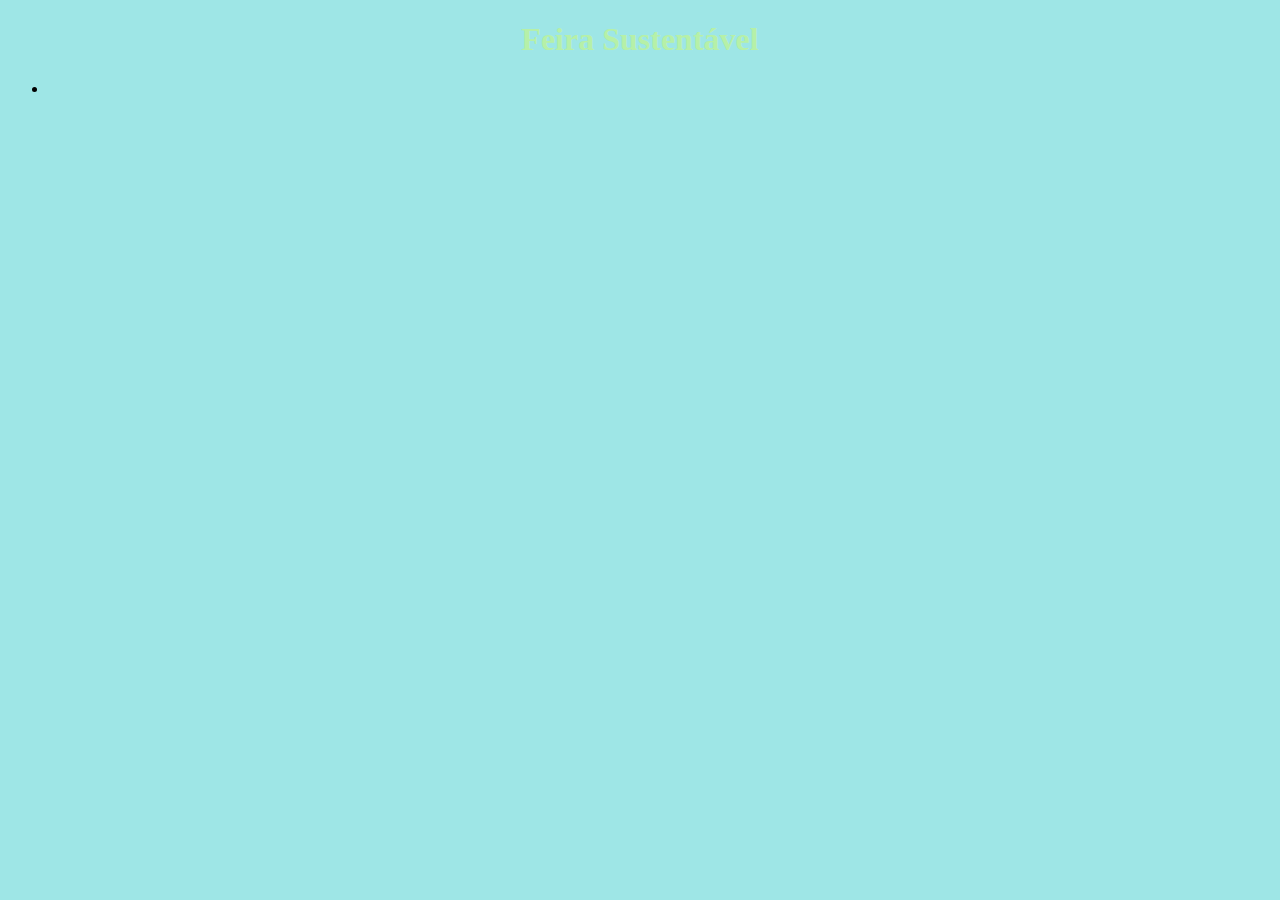
<file: index.html>
<!DOCTYPE html>
<html lang="pt-br">
<head>
    <meta charset="UTF-8">
    <meta name="viewport" content="width=device-width, initial-scale=1.0">
    <title>Feira Sustentável</title>
 </head>
 
 <style>
    body{
        background-color: rgb(158, 230, 230);
    }
    h1{
        text-align: center;
        color: rgb(182, 240, 168);
    }
 </style>

<body>
    <h1>Feira Sustentável</h1>
    <ul>
        <li></li>
    </ul>

  
    
   
    
</body

</html>
</file>
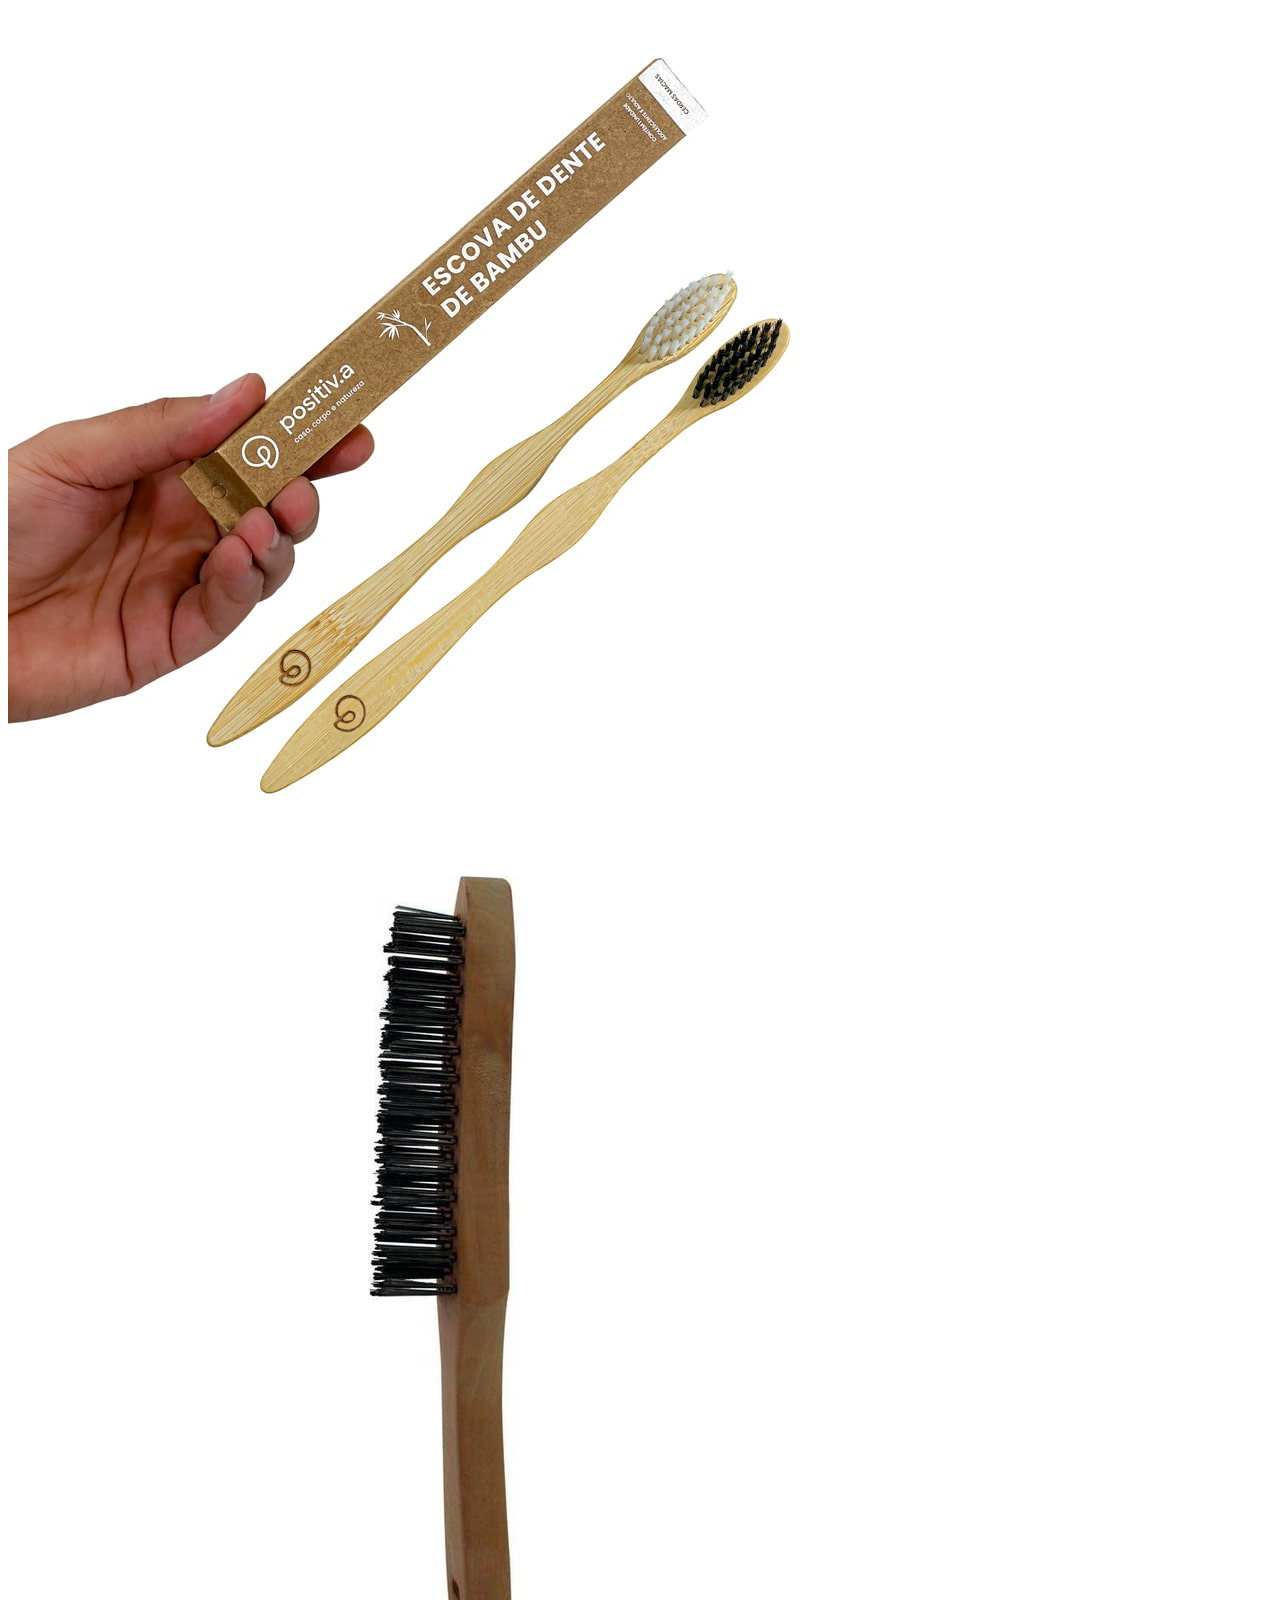
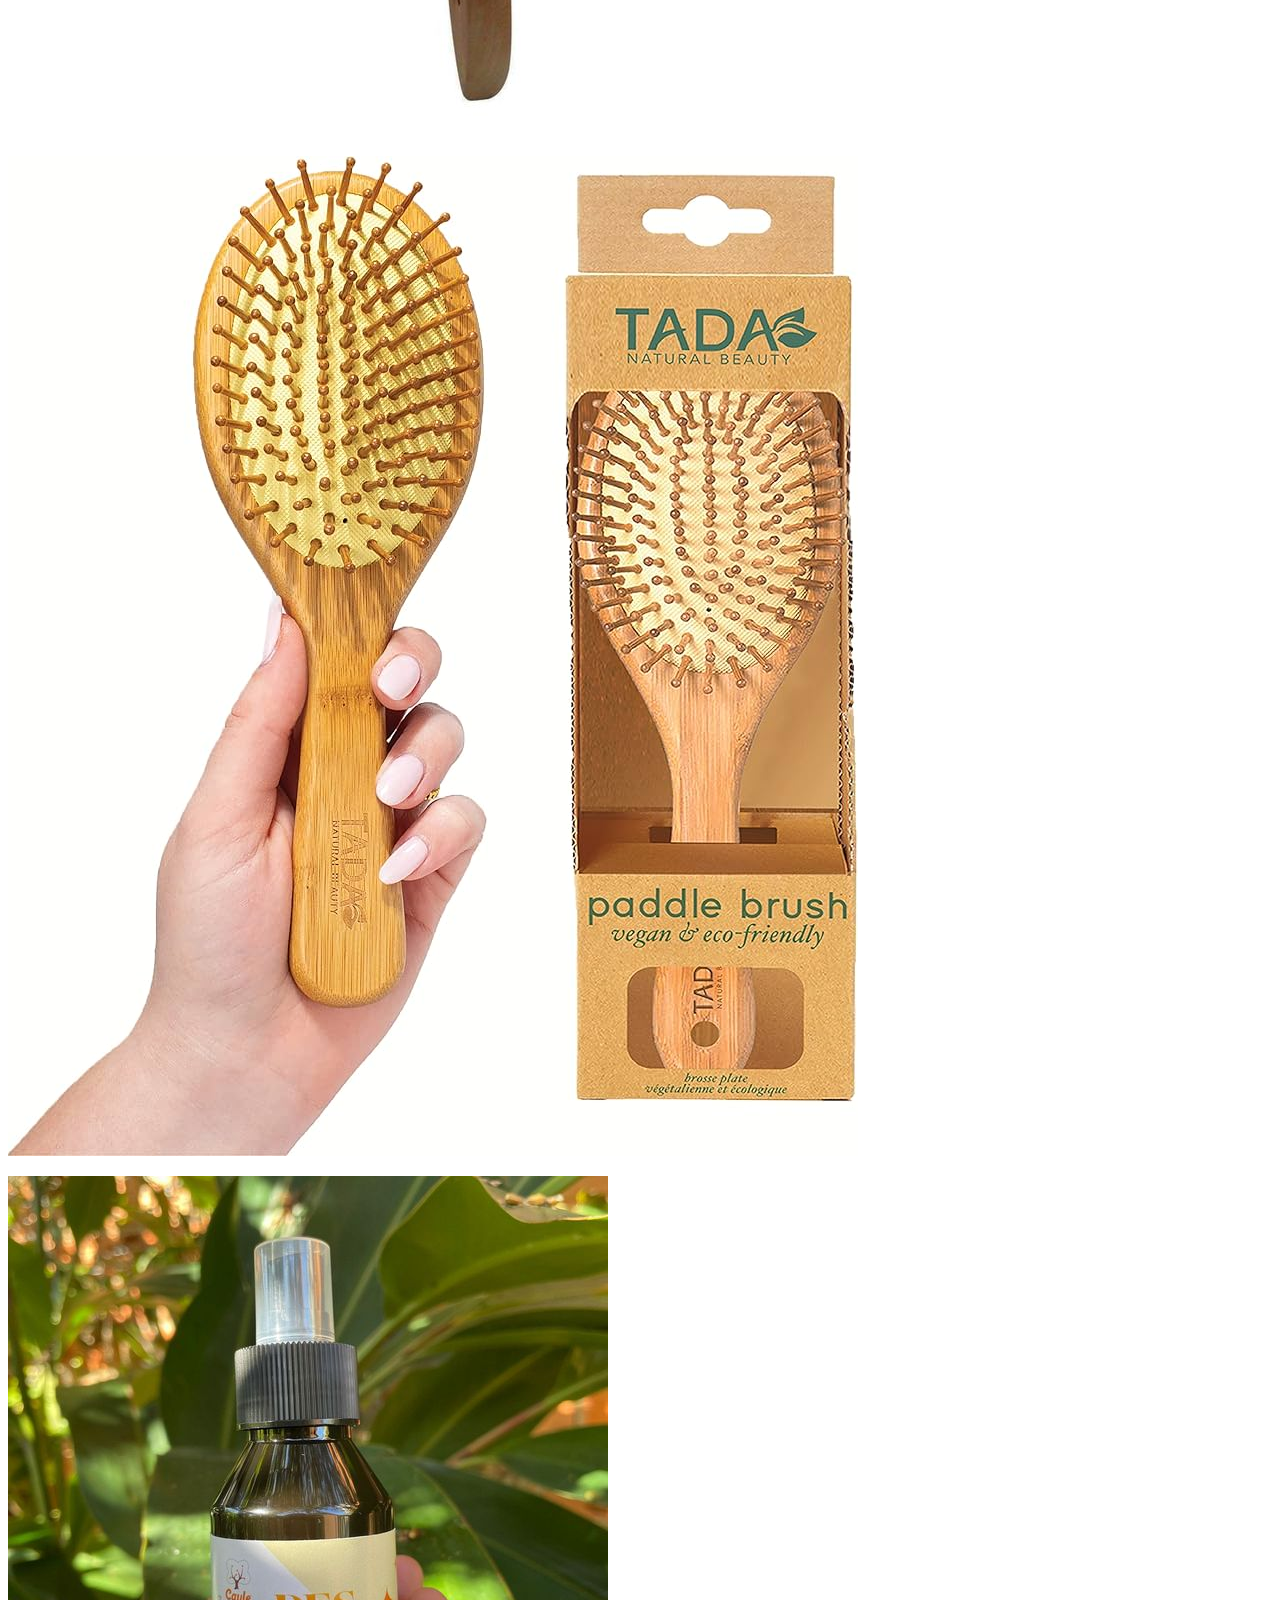
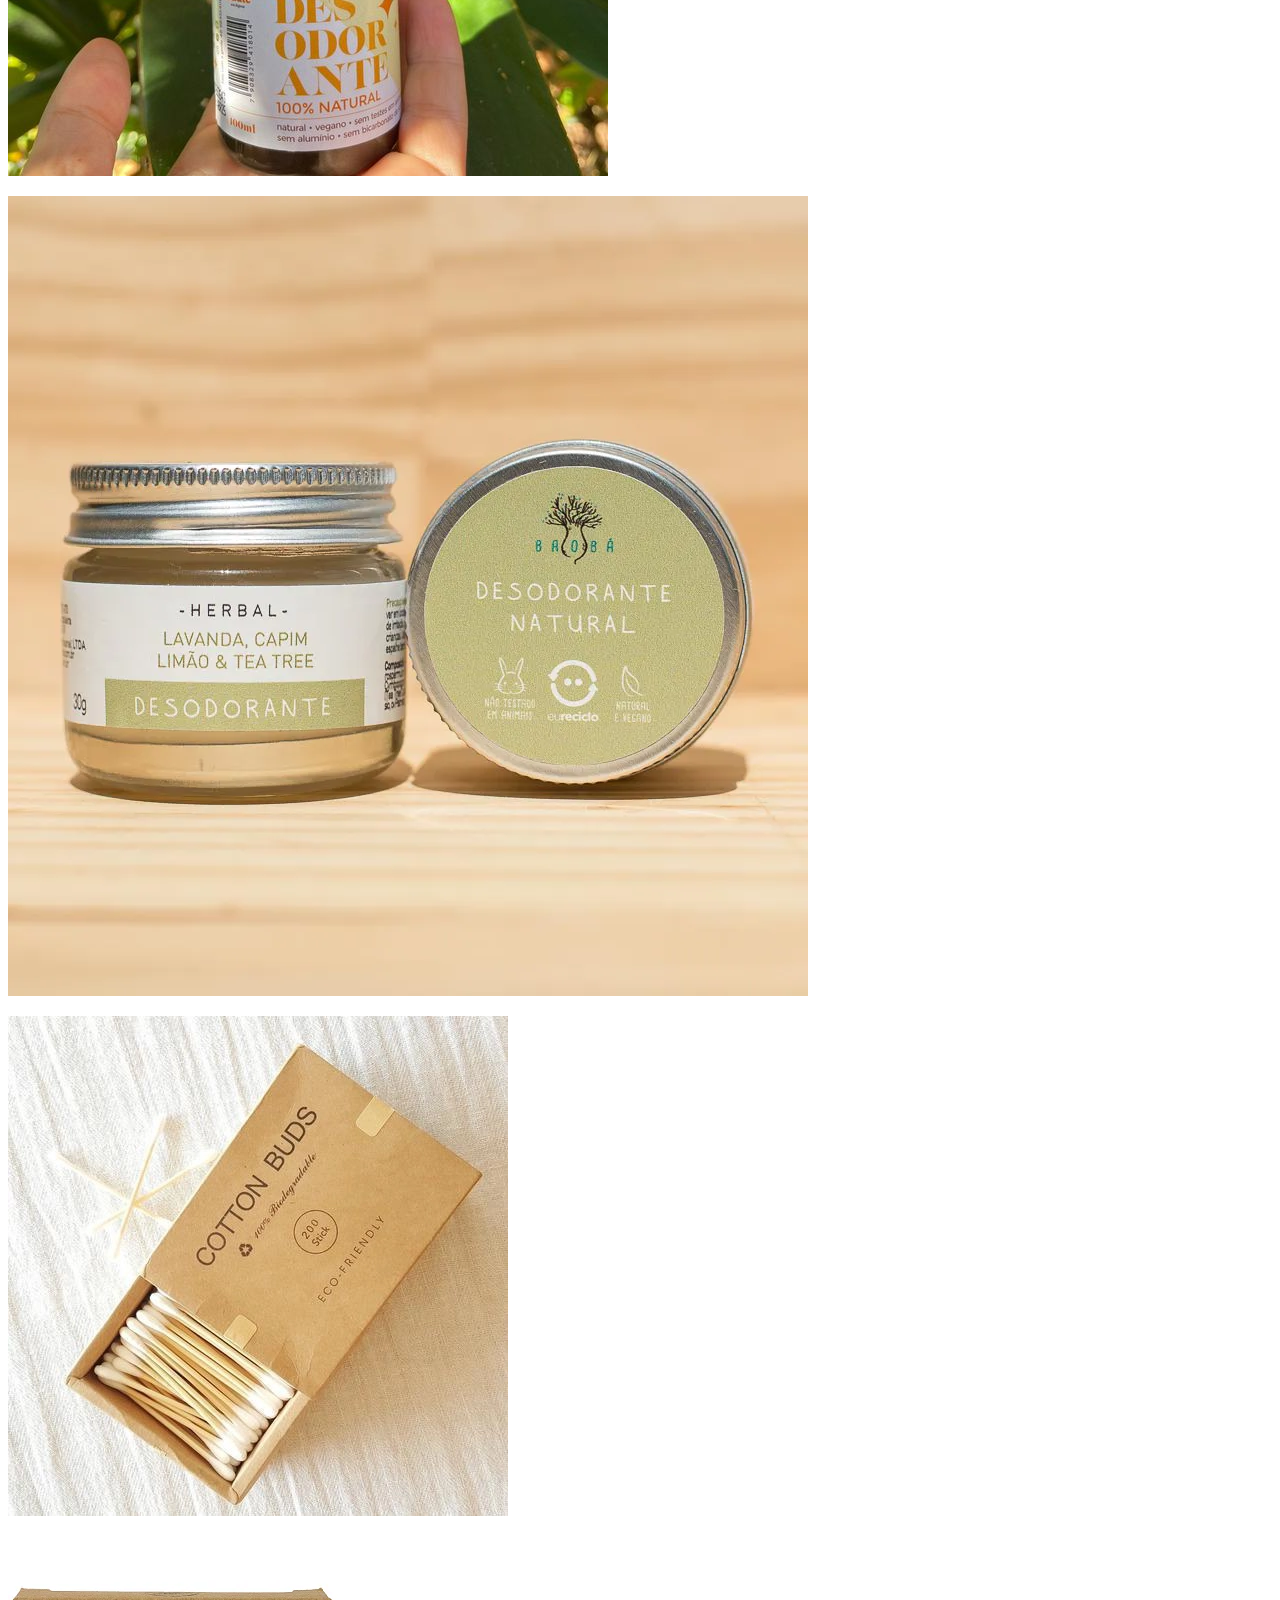
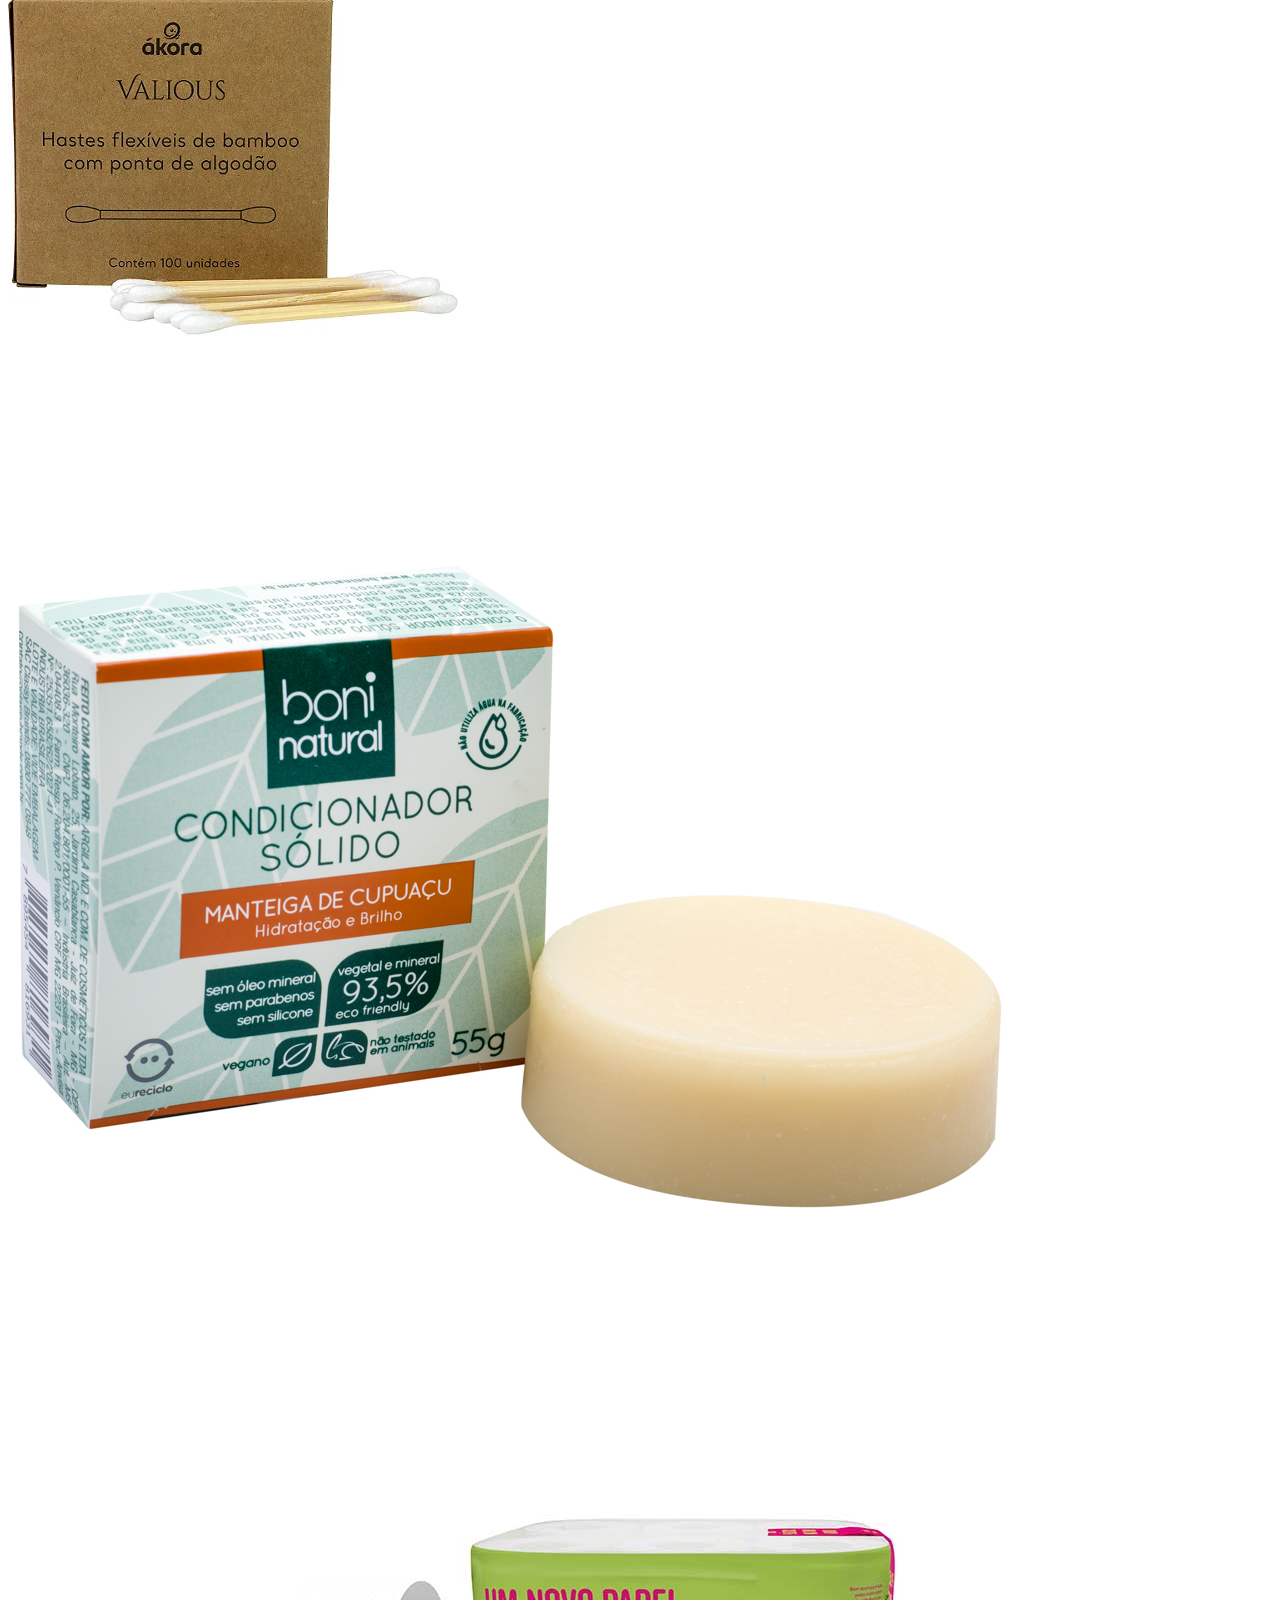
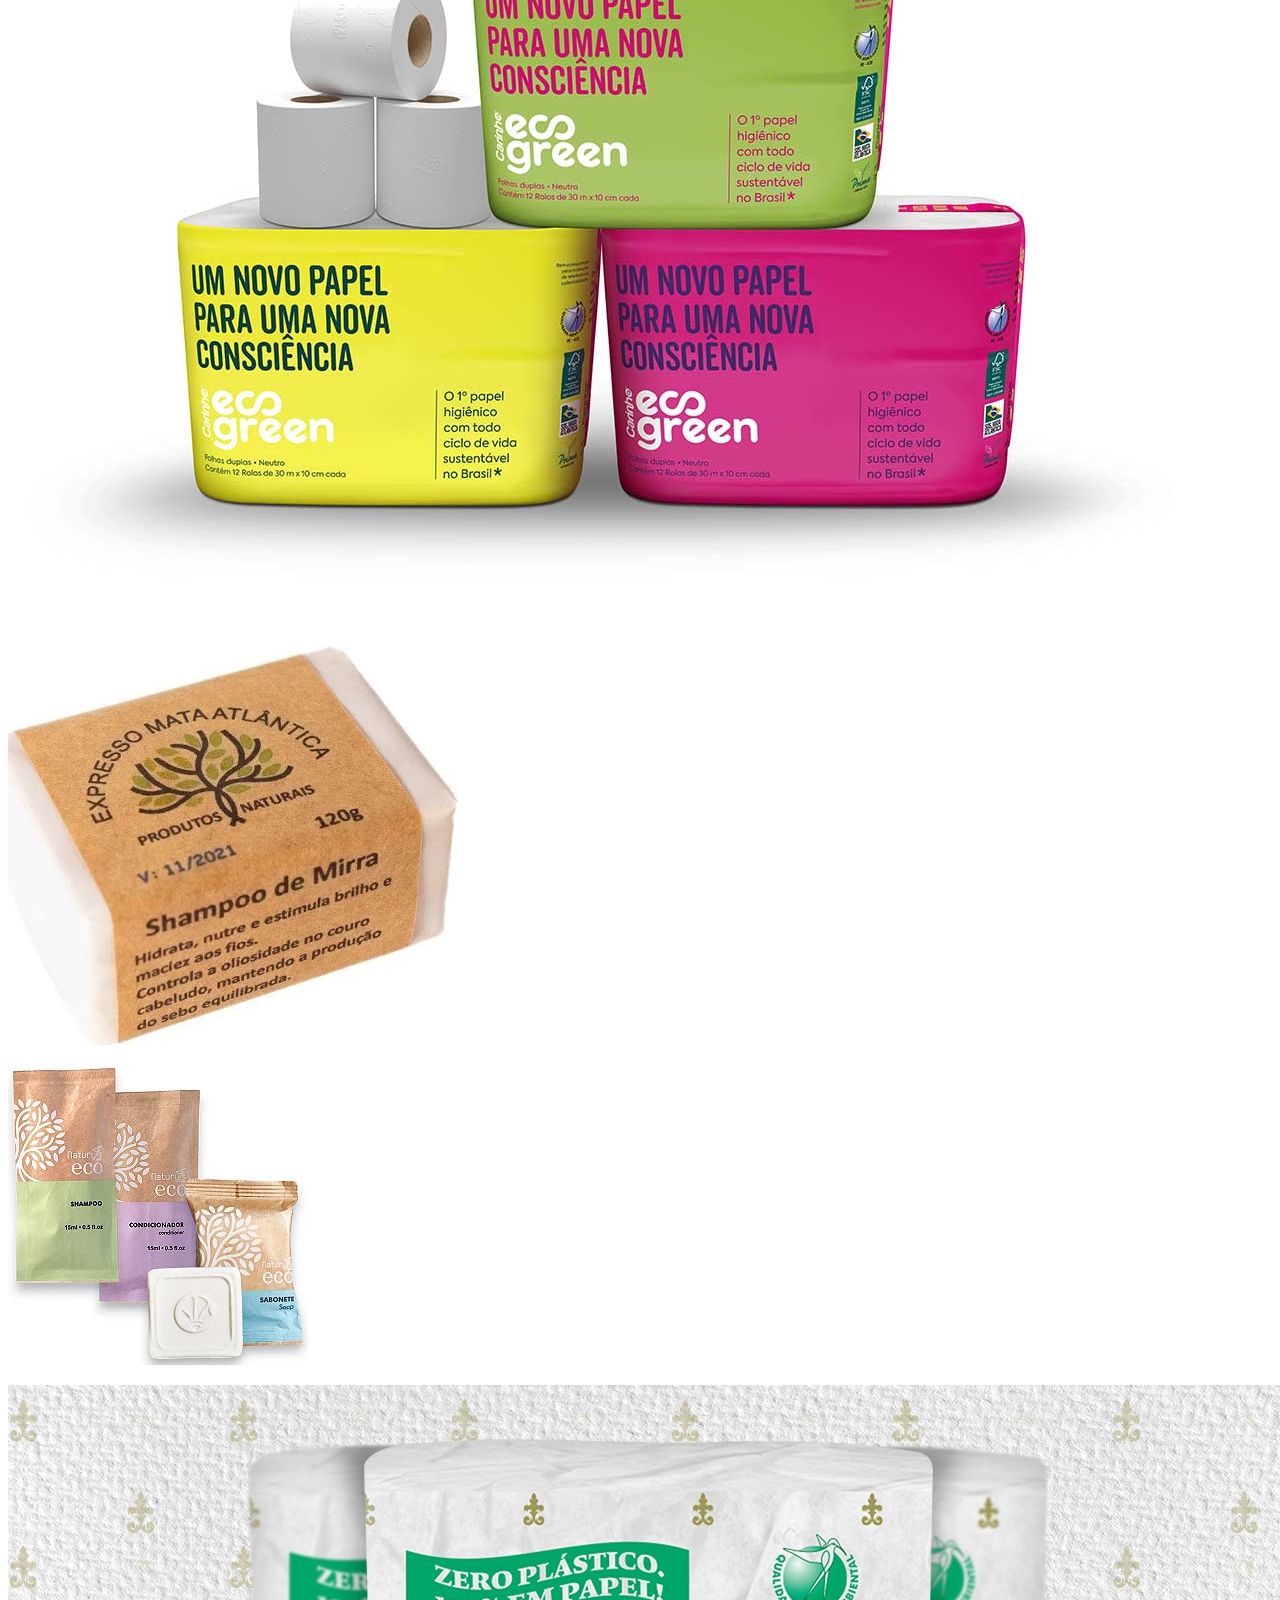
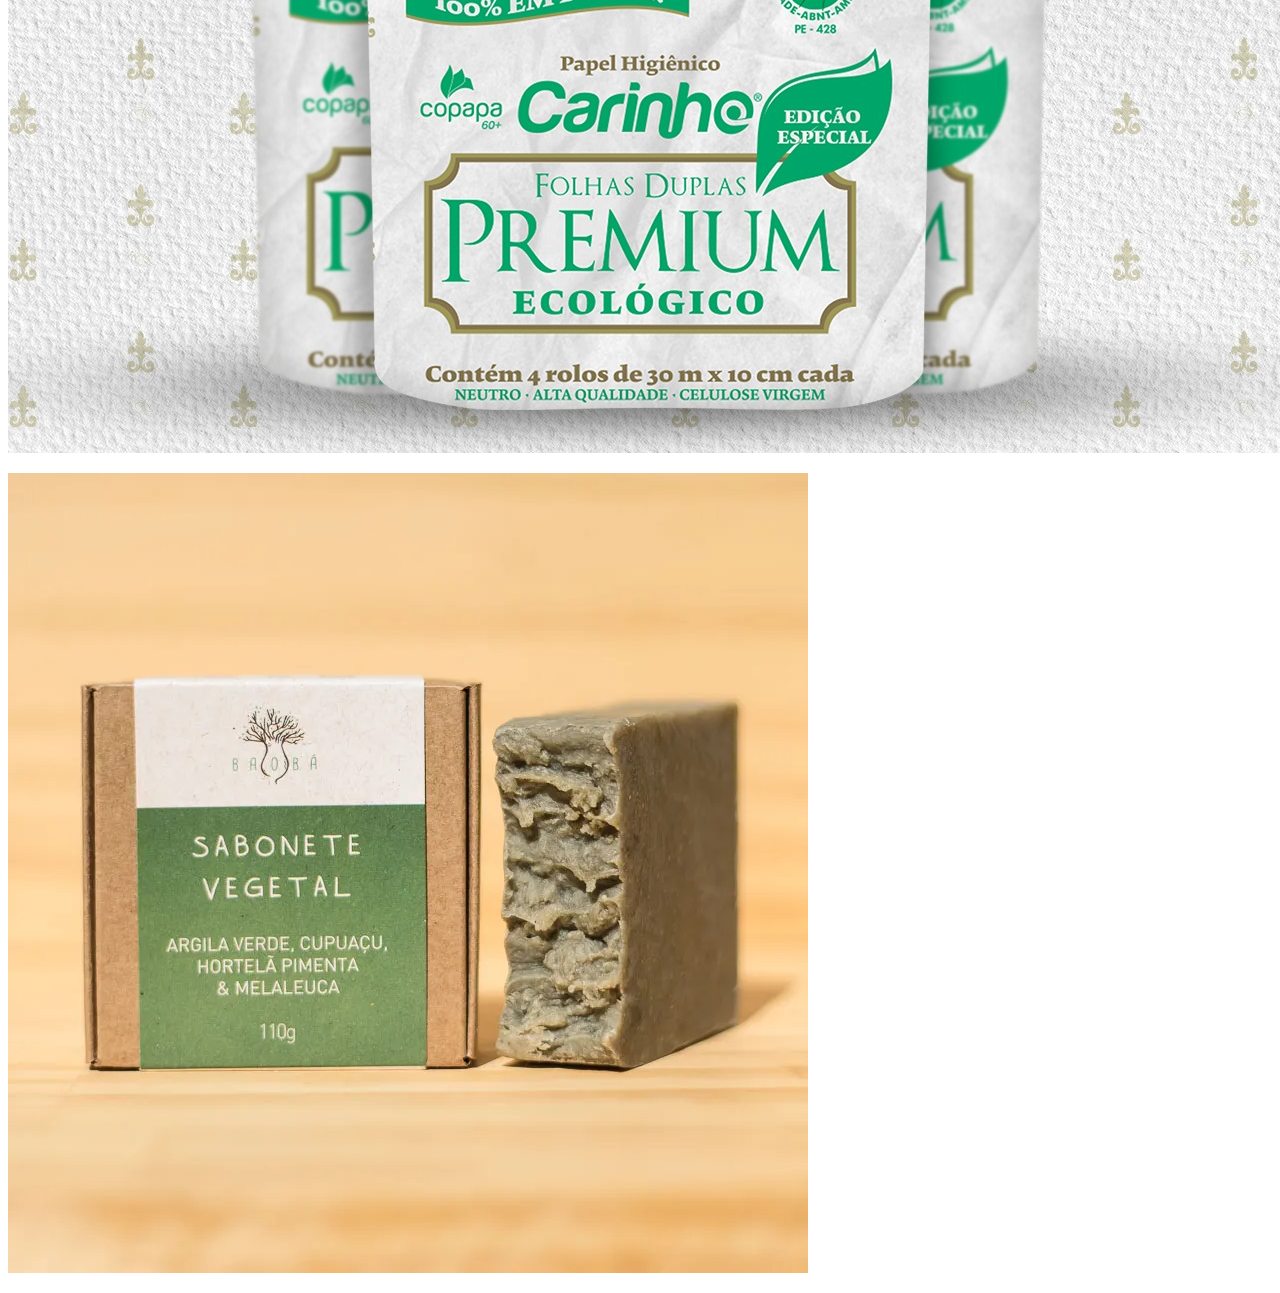
<file: produtoshigiene.html>
<!DOCTYPE html>
<html lang="pt-br">
<head>
    <meta charset="UTF-8">
    <meta name="viewport" content="width=device-width, initial-scale=1.0">
    <title>Produtos de Higiene</title>
</head>
<body>
    <p><img src="img/escovadentebambu.jpg" alt="escova de dente bambu"></p>
    <p><img src="img/escovadeaco.jpg" alt="escova de cabelo de aço"></p>
    <p><img src="img/escovacabelo.jpg" alt="escova de cabelo"></p>
    <p><img src="img/desodorantenatural.jpeg" alt="desodorante"></p>
    <p><img src="img/desodorantegel.webp" alt="desodorantegel"></p>
    <p><img src="img/cototenecaixa.webp" alt="cotonete caixa"></p>
    <p><img src="img/cotonete.webp" alt="cotonete"></p>
    <p><img src="img/condicionadorsolido.jpg" alt="condicionadorsolido"></p>
    <p><img src="img/carinhoecogreen_ns.jpg" alt="carinhoecogreen_ns"></p>
    <p><img src="img/shampoomirra.webp" alt="shampoomirra"></p>
    <p><img src="img/kitnatura.webp" alt="kit natura"></p>
    <p><img src="img/papelhigienico.jpeg" alt="papelhigienico"></p>
    <p><img src="img/saboneteargila.webp" alt="sabonente argila"></p>
    
    
   
    
</body>
</html>
</file>
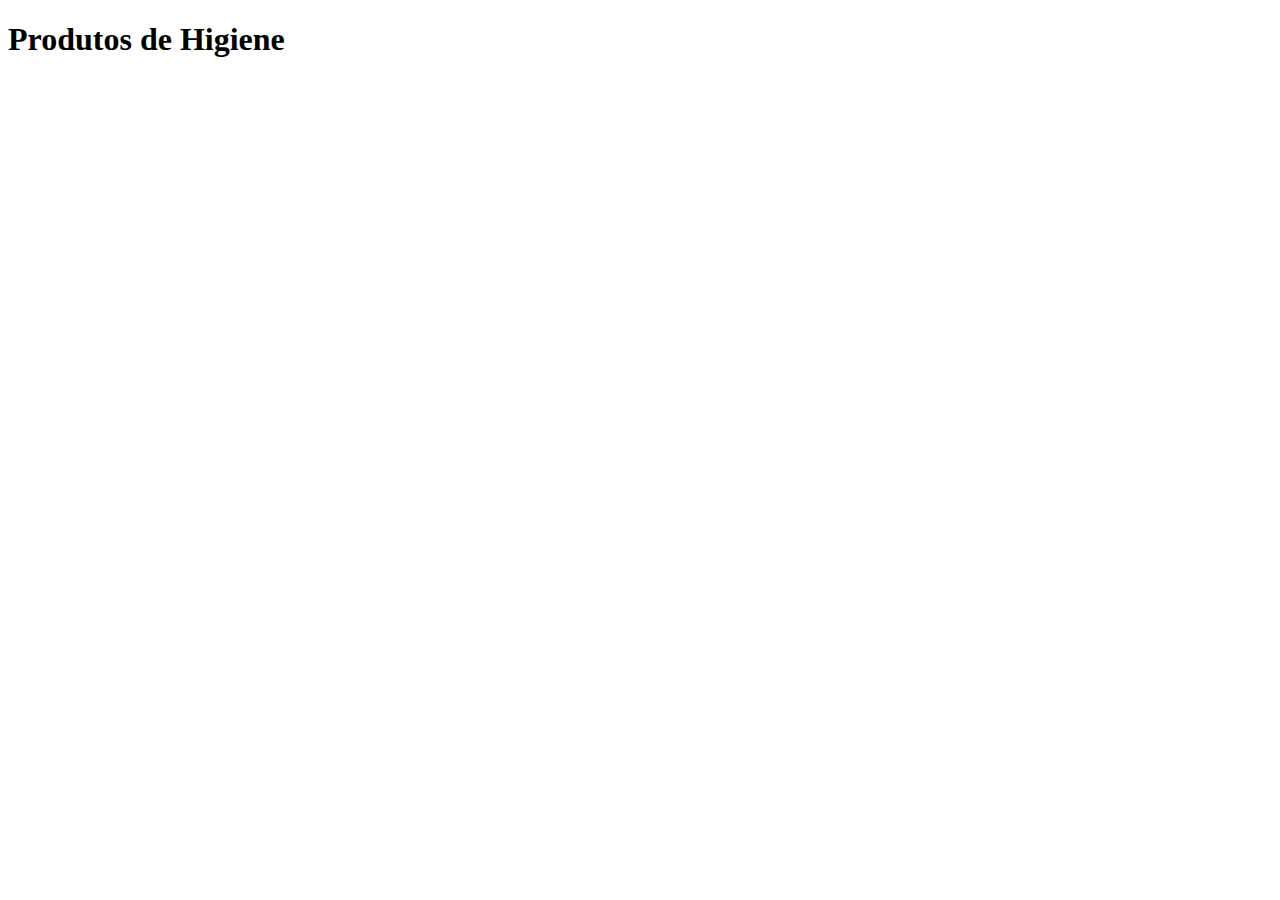
<file: produtudos.html>
<!DOCTYPE html>
<html lang="pt-br">
<head>
    <meta charset="UTF-8">
    <meta name="viewport" content="width=device-width, initial-scale=1.0">
    <title>Produtos de Higiene</title>
</head>
<body>
    <h1>Produtos de Higiene</h1>
    <p></p>
    
</body>
</html>
</file>
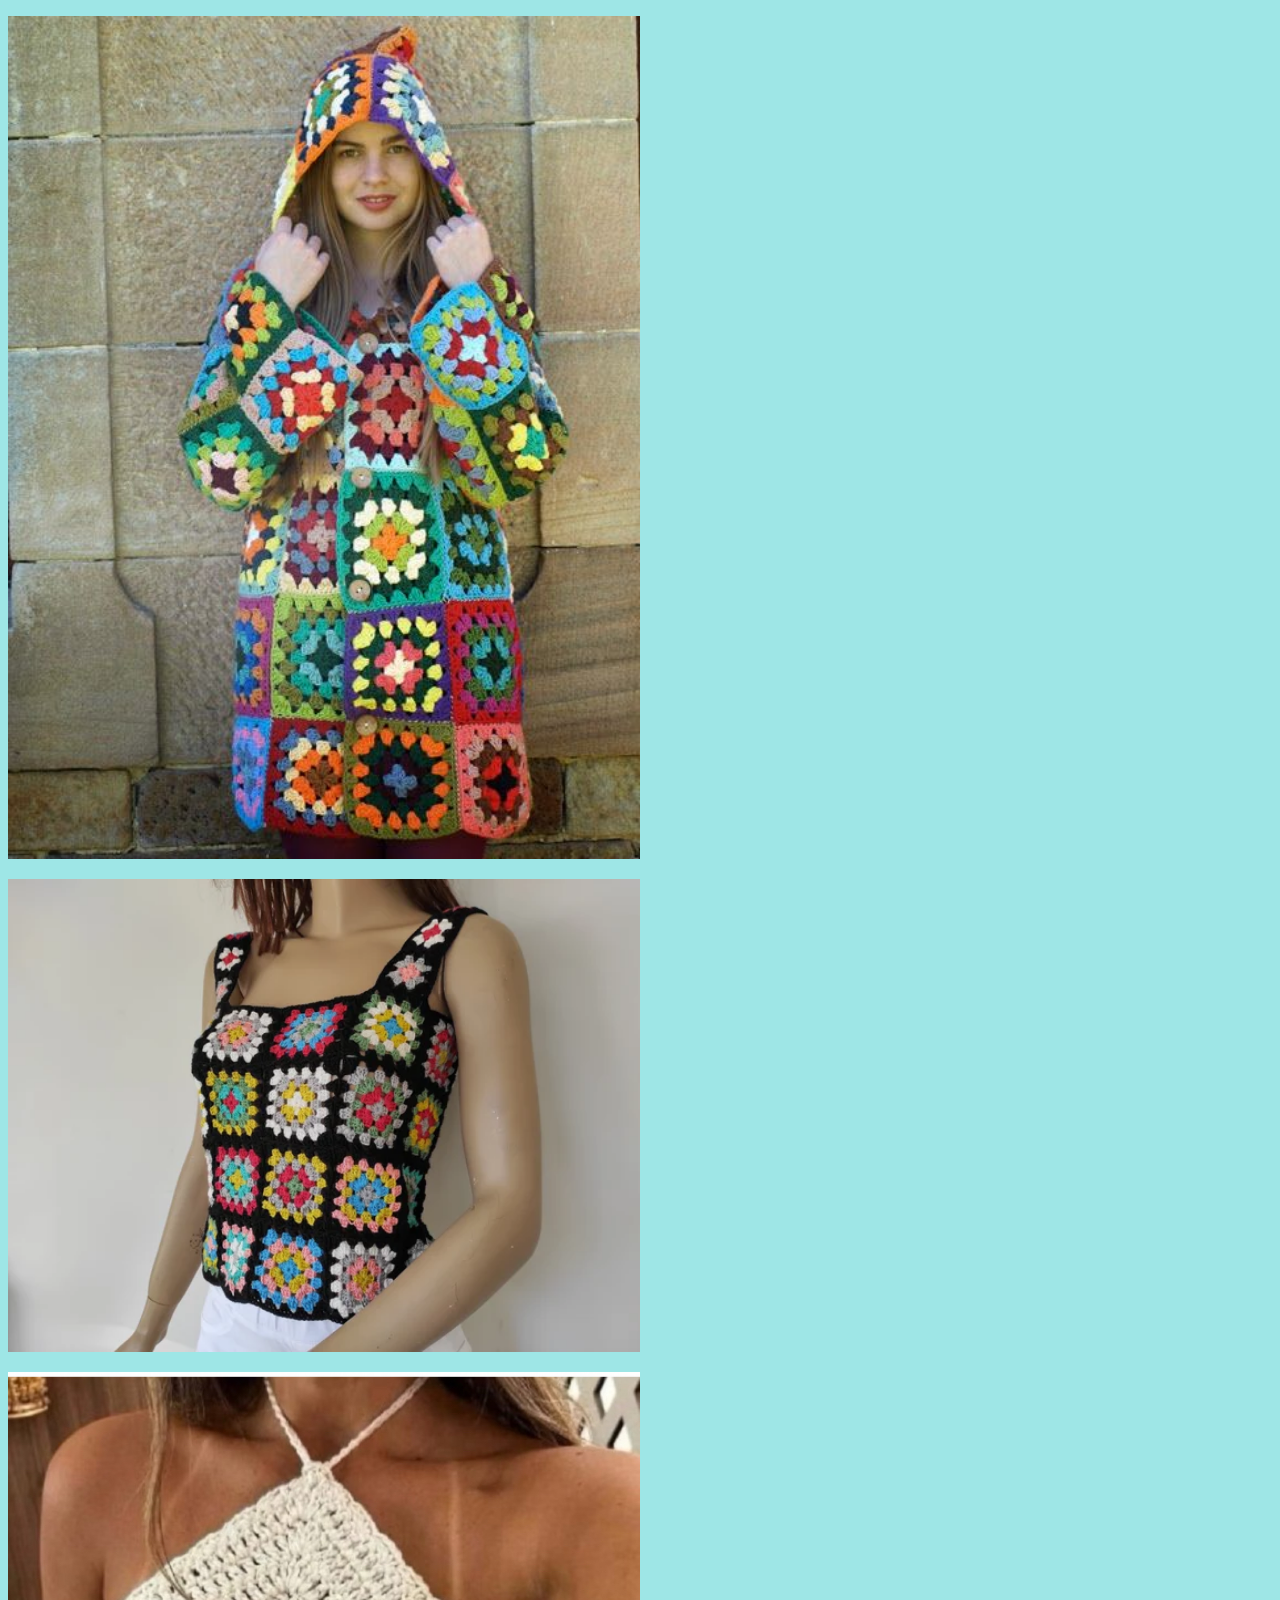
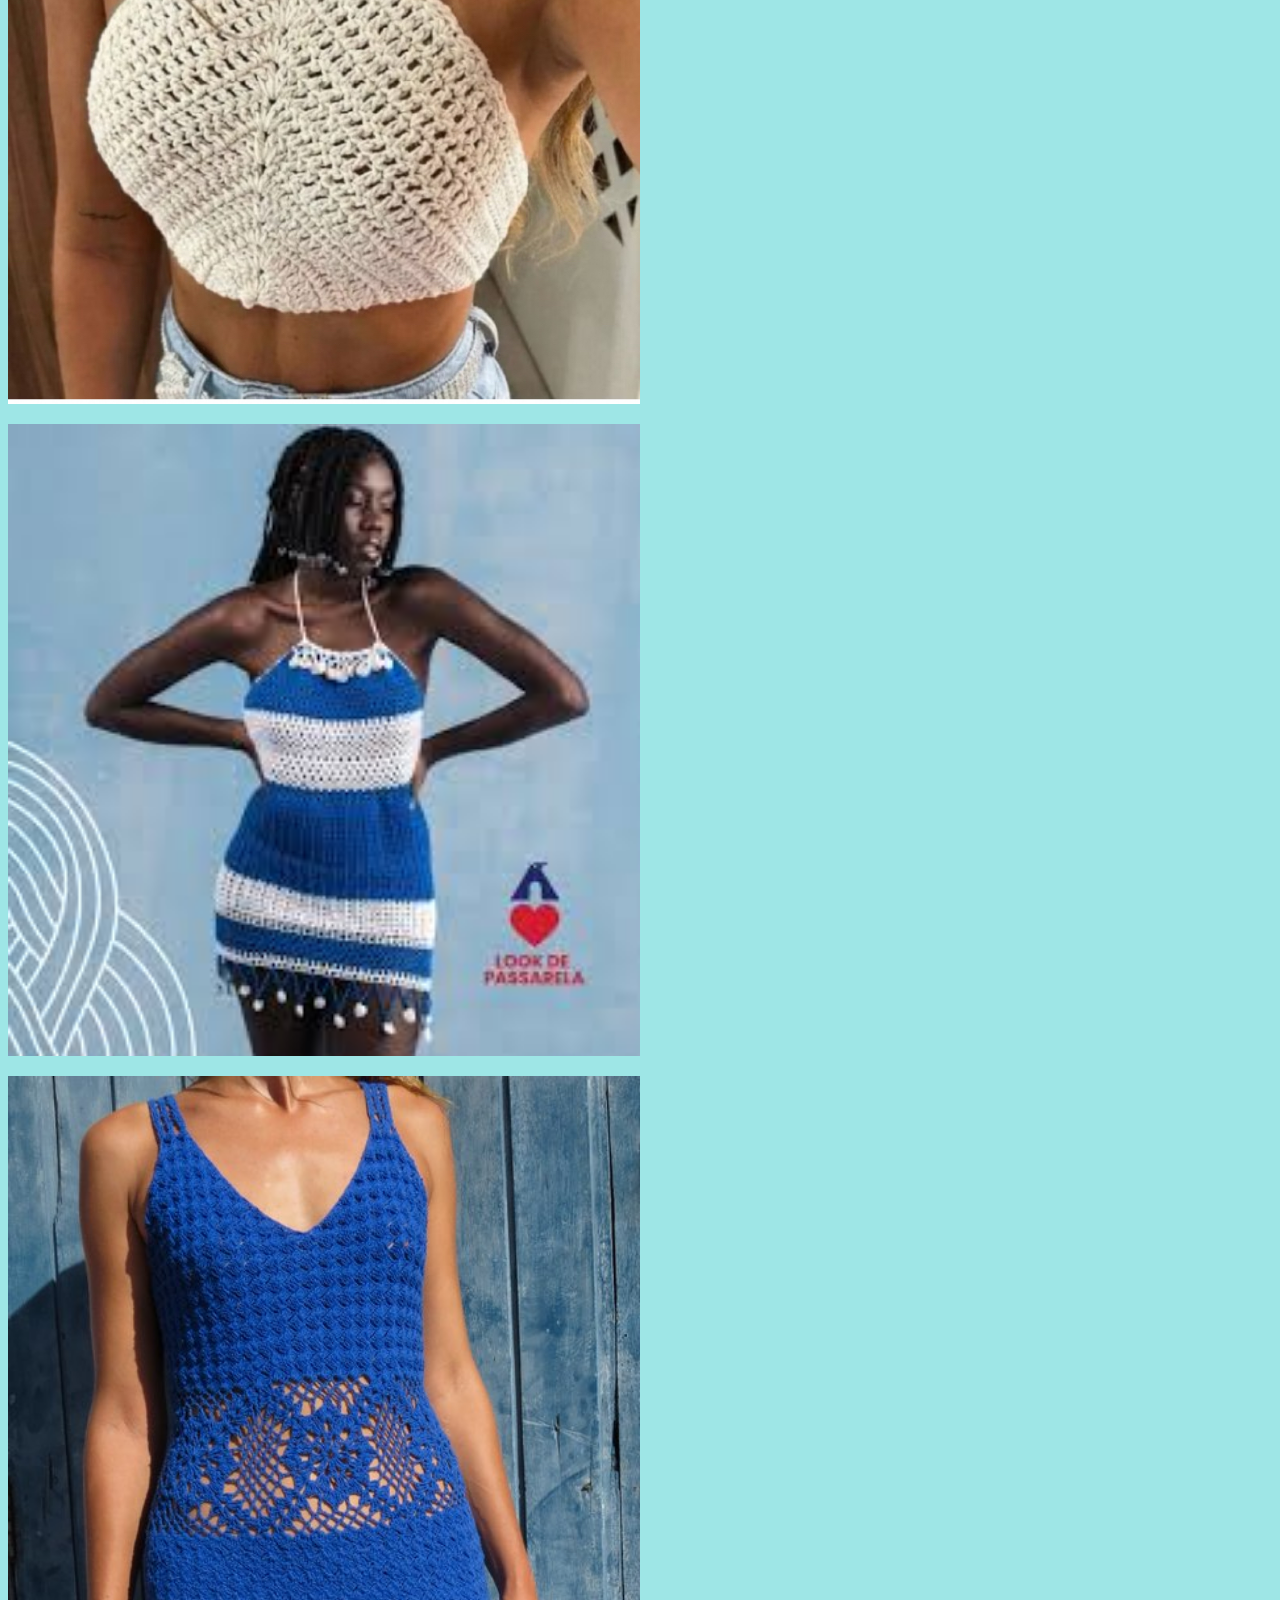
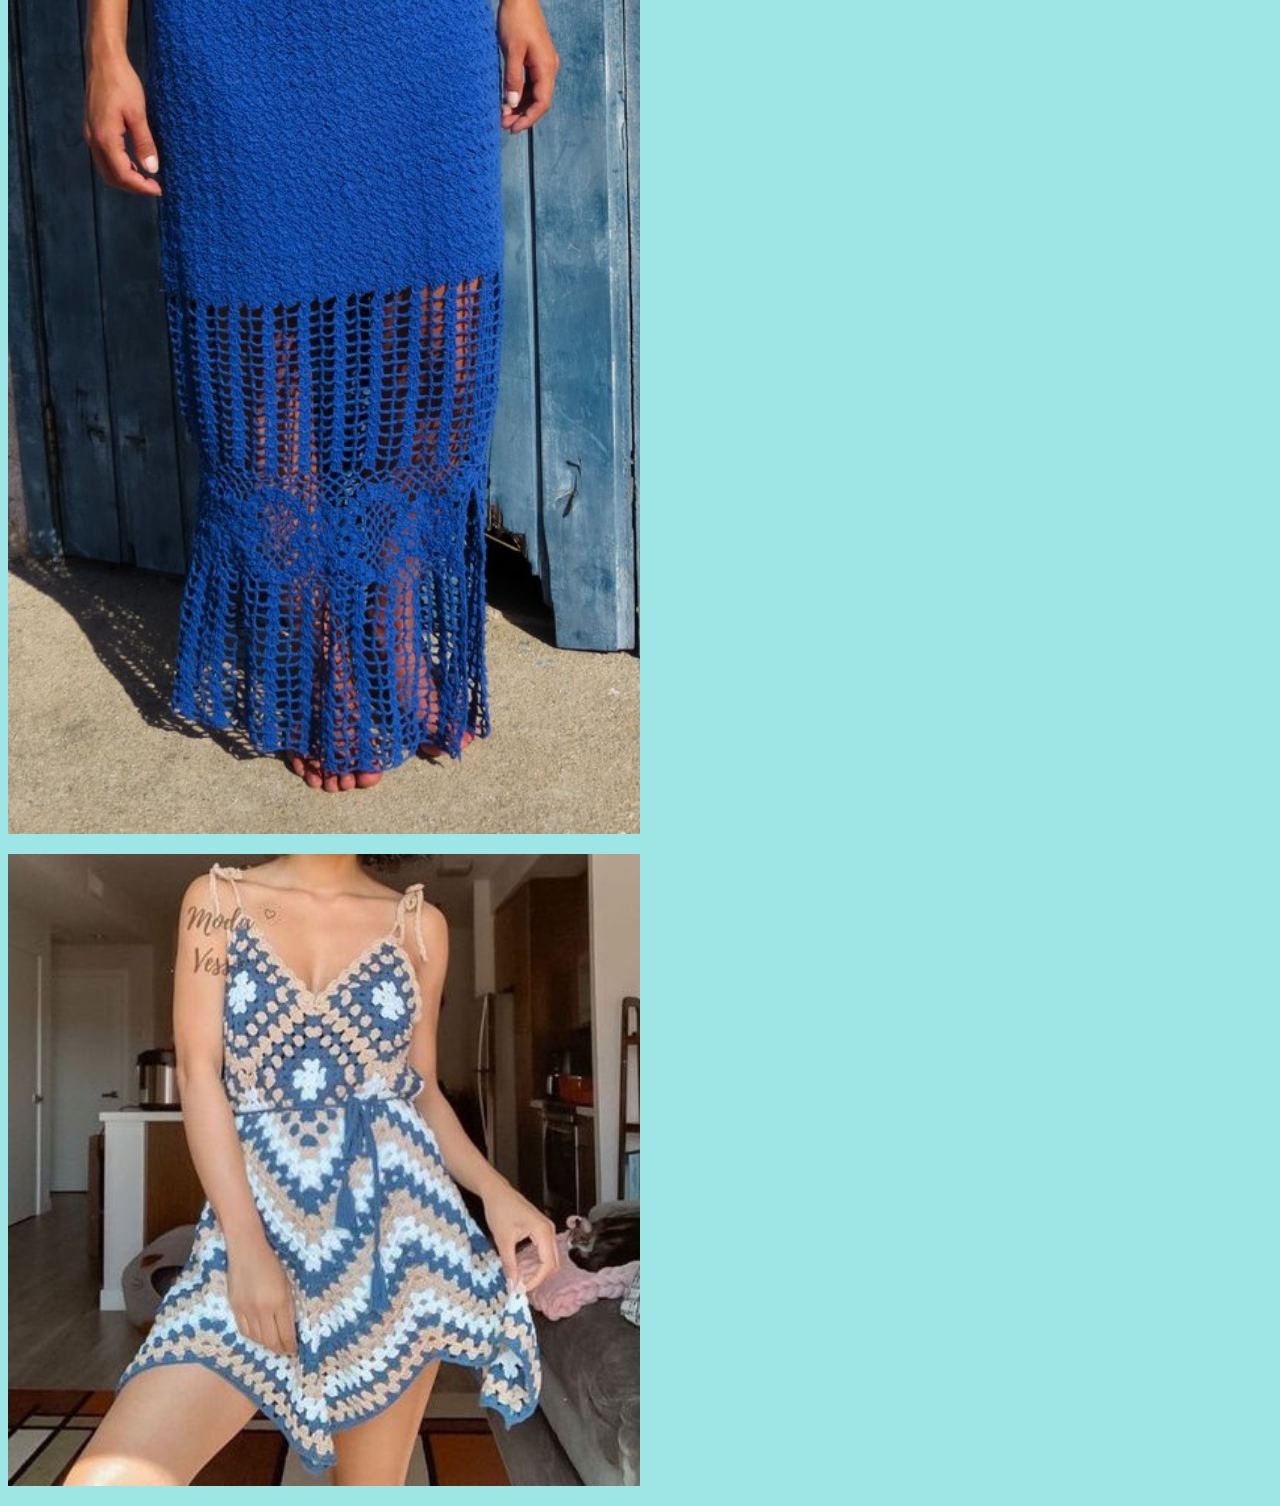
<file: roupas.html>
<!DOCTYPE html>
<html lang="pt-br">
<head>
    <meta charset="UTF-8">
    <meta name="viewport" content="width=device-width, initial-scale=1.0">
    <title>Roupas </title>
    <link rel="stylesheet" href="style.css">
</head>
<body>
    <div class="imagens">
    <p><img src="3c52c5b89e17a1ca9830849daa496168.jpg" alt=""></p>
    <p></p>
    <p><img src="il_570xN.3756417928_7u6s.webp" alt=""></p>
    <p></p>
    <p><img src="br-11134207-7r98o-m2ek999dlgfl86.jpeg" alt=""></p>
    <p></p>
    <p><img src="images (1).jpeg" alt=""></p>
    <p></p>
    <p><img src="vestido-irene-longo-azul-81-4b968ac993ed3f3f4915302107185965-480-0.jpg" alt=""></p>
    <p><img src="dba762dbcd1eff0ef64082f3af3ab96b.jpeg" alt=""></p>
</div>
    
</body>
</html>
</file>
<file: style.css>
body {
    background-color: rgb(158, 230, 230);
}


h1 {
   text-align: center;
   color: rgb(46, 101, 153);

}


h3 {
    text-align: center;
    color: rgb(46, 101, 153);
}


.botoes{
    justify-content: center;
    align-items: center;
}
img{
    width: 50%;
    height: auto;
}

/* Estilo para o container que vai alinhar as imagens em uma linha */
.container {
  display: flex;
  justify-content: space-between; /* distribui as imagens com espaço entre elas */
  align-items: center; /* alinha verticalmente ao centro, se necessário */
}
</file>
